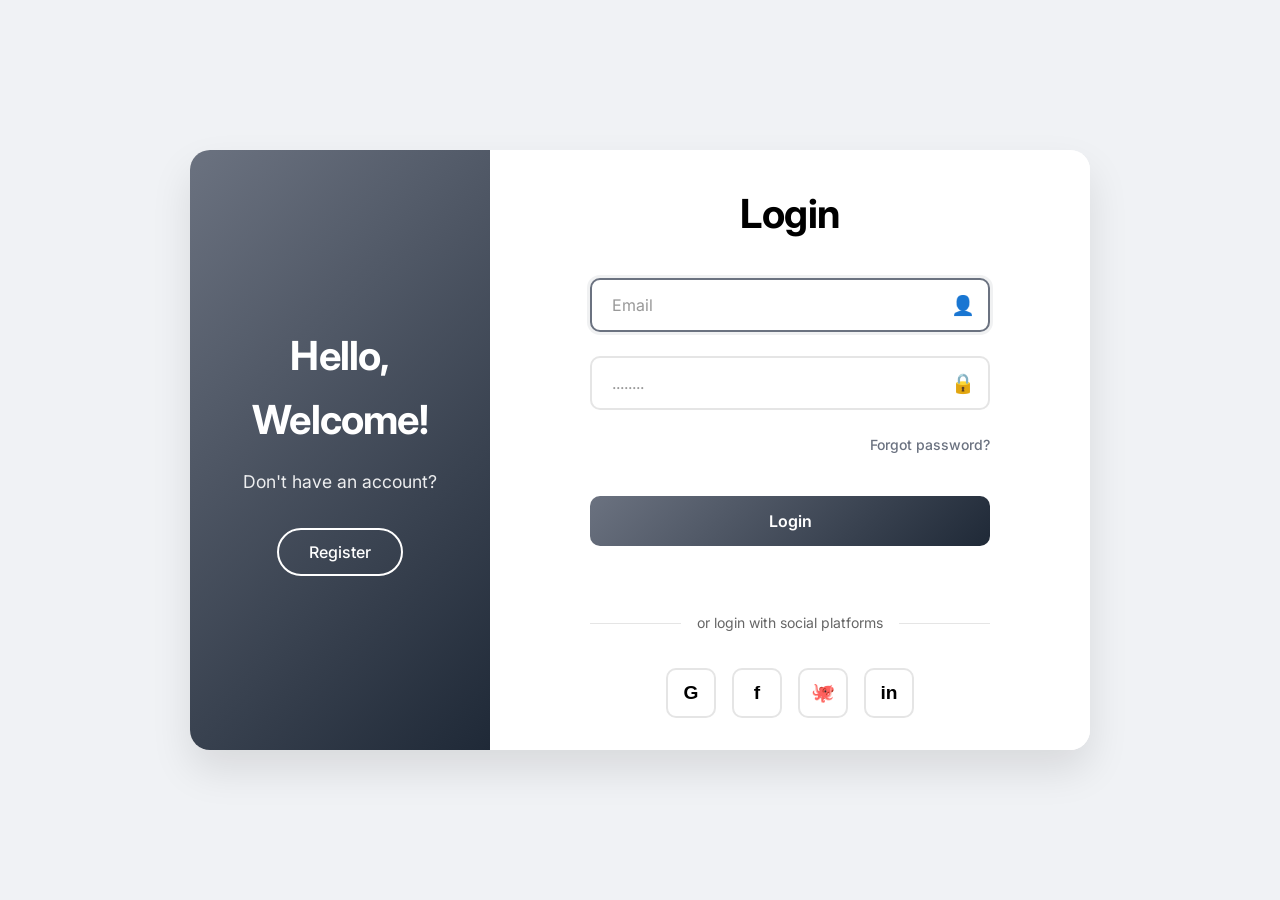
<file: crm-2-main/ms-dashboard-main/App/Index.html>
<!DOCTYPE html>
<html lang="en">
<head>
  <meta charset="UTF-8">
  <meta name="viewport" content="width=device-width, initial-scale=1.0">
  <title>Teams CRM</title>
  
  <link href="https://fonts.googleapis.com/css2?family=Poppins:wght@100;200;300;400;500;600;700;800;900&display=swap" rel="stylesheet">
  <link href="https://fonts.googleapis.com/css2?family=Inter:wght@300;400;500;600;700&display=swap" rel="stylesheet">
 
  <link href="https://cdn.jsdelivr.net/npm/bootstrap@5.3.2/dist/css/bootstrap.min.css" rel="stylesheet">
  
  <link href="https://cdn.jsdelivr.net/npm/bootstrap-icons@1.11.3/font/bootstrap-icons.min.css" rel="stylesheet">
 
  <link rel="stylesheet" href="style.css">
</head>
<body class="light-theme">

  <div class="toast-container position-fixed top-0 end-0 p-3"></div>

  <nav class="navbar navbar-expand-lg bg-dark navbar-dark border-bottom shadow-sm">
    <div class="container-fluid">
      <a class="navbar-brand fw-bolder text-primary" href="#">CRM</a>
      <div class="d-flex w-50 mx-auto">
        <input class="form-control me-2" id="searchInput" type="search" placeholder="Search sections" aria-label="Search">
      </div>
      <div class="d-flex align-items-center">
       
        <button id="theme-toggle" class="btn btn-outline-light btn-sm me-3">
          <i class="bi bi-moon-stars-fill"></i>
        </button>
        
        <div class="dropdown">
          <a href="#" class="d-flex align-items-center text-white text-decoration-none dropdown-toggle" data-bs-toggle="dropdown" aria-expanded="false">
            <i class="bi bi-person-circle fs-4 me-2"></i>
            <span id="userName" class="fw-bold">User</span>
          </a>
          <ul class="dropdown-menu dropdown-menu-end shadow">
            <li><a class="dropdown-item" href="#"><i class="bi bi-person me-2"></i>Profile</a></li>
            <li><a class="dropdown-item" href="#"><i class="bi bi-sliders me-2"></i>Preferences</a></li>
            <li><hr class="dropdown-divider"></li>
            <li><button id="logoutBtn" class="dropdown-item text-danger"><i class="bi bi-box-arrow-right me-2"></i>Logout</button></li>
          </ul>
        </div>
      </div>
    </div>
  </nav>

  <div id="app-container" class="d-flex" stylemaile="height: calc(100vh - 56px);">
  
    <aside id="miniSidebar" class="bg-white text-white p-2 d-flex flex-column align-items-center" style="width: 60px;">
   
    </aside>

    <aside id="subSidebar" class="bg-light border-end p-3" style="width: 250px; min-width: 150px; max-width: 500px;">
      <h6 class="fw-bold mb-3 p-2 text-dark">Select a Module</h6>
      <ul id="subList" class="list-group list-group-flush"></ul>
    </aside>

    <div id="dragHandle" class="drag-handle"></div>

    <main id="mainContent" class="flex-grow-1 bg-white">
      <div class="d-flex justify-content-between align-items-center border-bottom p-3 bg-light">
        <button id="expandBtn" class="btn btn-outline-primary btn-sm">
          <i class="bi bi-arrows-fullscreen"></i>
        </button>
        <h5 id="mainContentHeader" class="mb-0 fw-semibold text-dark">CRM Dashboard</h5>
      </div>
      <div id="dataDisplay" class="p-4">

        <div id="generalChatContainer" class="chat-container">
          <div class="chat-messages" id="chat-messages"></div>
          <form class="chat-input-form" id="chat-form">
            <input type="text" id="chat-input" class="form-control" placeholder="Type a message..." autocomplete="off">
            <button type="submit" class="btn btn-primary ms-2"><i class="bi bi-send-fill"></i></button>
          </form>
        </div>

        <div id="privateChatContainer" class="private-chat-container" style="display: none;">
          <!-- Modern Chat Interface 2025 -->
          <div class="chat-container">
            <!-- Left Sidebar -->
            <div class="sidebar">
              <div class="sidebar-header">
                <div class="app-logo">
                  <div class="logo-icon">
                    <svg width="24" height="24" viewBox="0 0 24 24" fill="none" stroke="currentColor" stroke-width="2">
                      <path d="M21 15a2 2 0 0 1-2 2H7l-4 4V5a2 2 0 0 1 2-2h14a2 2 0 0 1 2 2z"></path>
                    </svg>
                  </div>
                  <span class="app-name">ChatFlow 2025</span>
                </div>
                <div class="search-container">
                  <input type="text" class="search-input" placeholder="Search chats..." id="chatSearchInput">
                  <svg class="search-icon" width="20" height="20" viewBox="0 0 24 24" fill="none" stroke="currentColor" stroke-width="2">
                    <circle cx="11" cy="11" r="8"></circle>
                    <path d="m21 21-4.35-4.35"></path>
                  </svg>
                </div>
              </div>
              <div class="chats-list" id="modernChatsList">
                <!-- Chat items will be populated here -->
              </div>
            </div>

            <!-- Main Chat Window -->
            <div class="chat-main">
              <div class="chat-header" id="modernChatHeader">
                <div class="contact-avatar">
                  <div class="avatar-placeholder">
                    <svg width="24" height="24" viewBox="0 0 24 24" fill="none" stroke="currentColor" stroke-width="2">
                      <path d="M20 21v-2a4 4 0 0 0-4-4H8a4 4 0 0 0-4 4v2"></path>
                      <circle cx="12" cy="7" r="4"></circle>
                    </svg>
                  </div>
                </div>
                <div class="contact-info">
                  <div class="contact-name" id="modernContactName">Select a chat</div>
                  <div class="contact-status" id="modernContactStatus">
                    <span class="status-dot"></span>
                    <span>Choose a user to start chatting</span>
                  </div>
                </div>
                <div class="header-actions">
                  <button class="action-btn" id="themeToggleBtn">
                    <svg width="20" height="20" viewBox="0 0 24 24" fill="none" stroke="currentColor" stroke-width="2">
                      <circle cx="12" cy="12" r="5"></circle>
                      <line x1="12" y1="1" x2="12" y2="3"></line>
                      <line x1="12" y1="21" x2="12" y2="23"></line>
                      <line x1="4.22" y1="4.22" x2="5.64" y2="5.64"></line>
                      <line x1="18.36" y1="18.36" x2="19.78" y2="19.78"></line>
                      <line x1="1" y1="12" x2="3" y2="12"></line>
                      <line x1="21" y1="12" x2="23" y2="12"></line>
                      <line x1="4.22" y1="19.78" x2="5.64" y2="18.36"></line>
                      <line x1="18.36" y1="5.64" x2="19.78" y2="4.22"></line>
                    </svg>
                  </button>
                </div>
              </div>
              
              <div class="messages-container" id="modernMessagesContainer">
                <div class="welcome-message">
                  <div class="welcome-icon">
                    <svg width="48" height="48" viewBox="0 0 24 24" fill="none" stroke="currentColor" stroke-width="2">
                      <path d="M21 15a2 2 0 0 1-2 2H7l-4 4V5a2 2 0 0 1 2-2h14a2 2 0 0 1 2 2z"></path>
                    </svg>
                  </div>
                  <h3>Welcome to ChatFlow 2025</h3>
                  <p>Select a user from the sidebar to start chatting</p>
                </div>
              </div>
              
              <div class="input-area">
                <div class="input-container">
                  <textarea class="message-input" id="modernMessageInput" placeholder="Type a message..." rows="1"></textarea>
                  <div class="input-actions">
                    <button class="input-btn" id="emojiBtn">
                      <svg width="20" height="20" viewBox="0 0 24 24" fill="none" stroke="currentColor" stroke-width="2">
                        <circle cx="12" cy="12" r="10"></circle>
                        <path d="M8 14s1.5 2 4 2 4-2 4-2"></path>
                        <line x1="9" y1="9" x2="9.01" y2="9"></line>
                        <line x1="15" y1="9" x2="15.01" y2="9"></line>
                      </svg>
                    </button>
                    <button class="input-btn" id="attachmentBtn">
                      <svg width="20" height="20" viewBox="0 0 24 24" fill="none" stroke="currentColor" stroke-width="2">
                        <path d="M21.44 11.05l-9.19 9.19a6 6 0 0 1-8.49-8.49l9.19-9.19a4 4 0 0 1 5.66 5.66l-9.2 9.19a2 2 0 0 1-2.83-2.83l8.49-8.48"></path>
                      </svg>
                    </button>
                    <button class="send-btn" id="modernSendBtn">
                      <svg width="20" height="20" viewBox="0 0 24 24" fill="none" stroke="currentColor" stroke-width="2">
                        <line x1="22" y1="2" x2="11" y2="13"></line>
                        <polygon points="22,2 15,22 11,13 2,9"></polygon>
                      </svg>
                    </button>
                  </div>
                </div>
              </div>
            </div>

            <!-- Right Sidebar -->
            <div class="sidebar-right">
              <div class="sidebar-right-header">
                <h3 class="sidebar-right-title">Contact Info</h3>
              </div>
              <div class="contact-details" id="modernContactDetails">
                <div class="detail-item">
                  <div class="detail-icon">
                    <svg width="16" height="16" viewBox="0 0 24 24" fill="none" stroke="currentColor" stroke-width="2">
                      <path d="M4 4h16c1.1 0 2 .9 2 2v12c0 1.1-.9 2-2 2H4c-1.1 0-2-.9-2-2V6c0-1.1.9-2 2-2z"></path>
                      <polyline points="22,6 12,13 2,6"></polyline>
                    </svg>
                  </div>
                  <span class="detail-text">Select a contact to view details</span>
                </div>
              </div>
            </div>
          </div>
          
          <!-- Back button for compatibility -->
          <button class="btn btn-link mt-2" id="back-to-users">&larr; Back to Users</button>
        </div>

        <div id="activitySection">
          <h5 class="fw-semibold text-dark">Activity Log</h5>
          <form id="addActivityForm" class="mb-3 d-flex">
            <input type="text" id="activityInput" class="form-control me-2" placeholder="Add an activity..." required>
            <button type="submit" class="btn btn-primary">Add</button>
          </form>
          <ul id="activityList" class="list-group"></ul>
        </div>
      </div>
    </main>
  </div>

  <div class="modal fade" id="userManagementModal" tabindex="-1" aria-labelledby="userManagementModalLabel" aria-hidden="true">
    <div class="modal-dialog modal-lg modal-dialog-centered">
      <div class="modal-content">
        <div class="modal-header">
          <h5 class="modal-title" id="userManagementModalLabel">User Management</h5>
          <button type="button" class="btn-close" data-bs-dismiss="modal" aria-label="Close"></button>
        </div>
        <div class="modal-body" id="userManagementModalBody"></div>
        <div class="modal-footer">
          <button type="button" class="btn btn-secondary" data-bs-dismiss="modal">Close</button>
        </div>
      </div>
    </div>
  </div>

  <script src="https://cdn.jsdelivr.net/npm/bootstrap@5.3.2/dist/js/bootstrap.bundle.min.js"></script>

  <script src="script.js"></script>
</body>
</html>
</file>
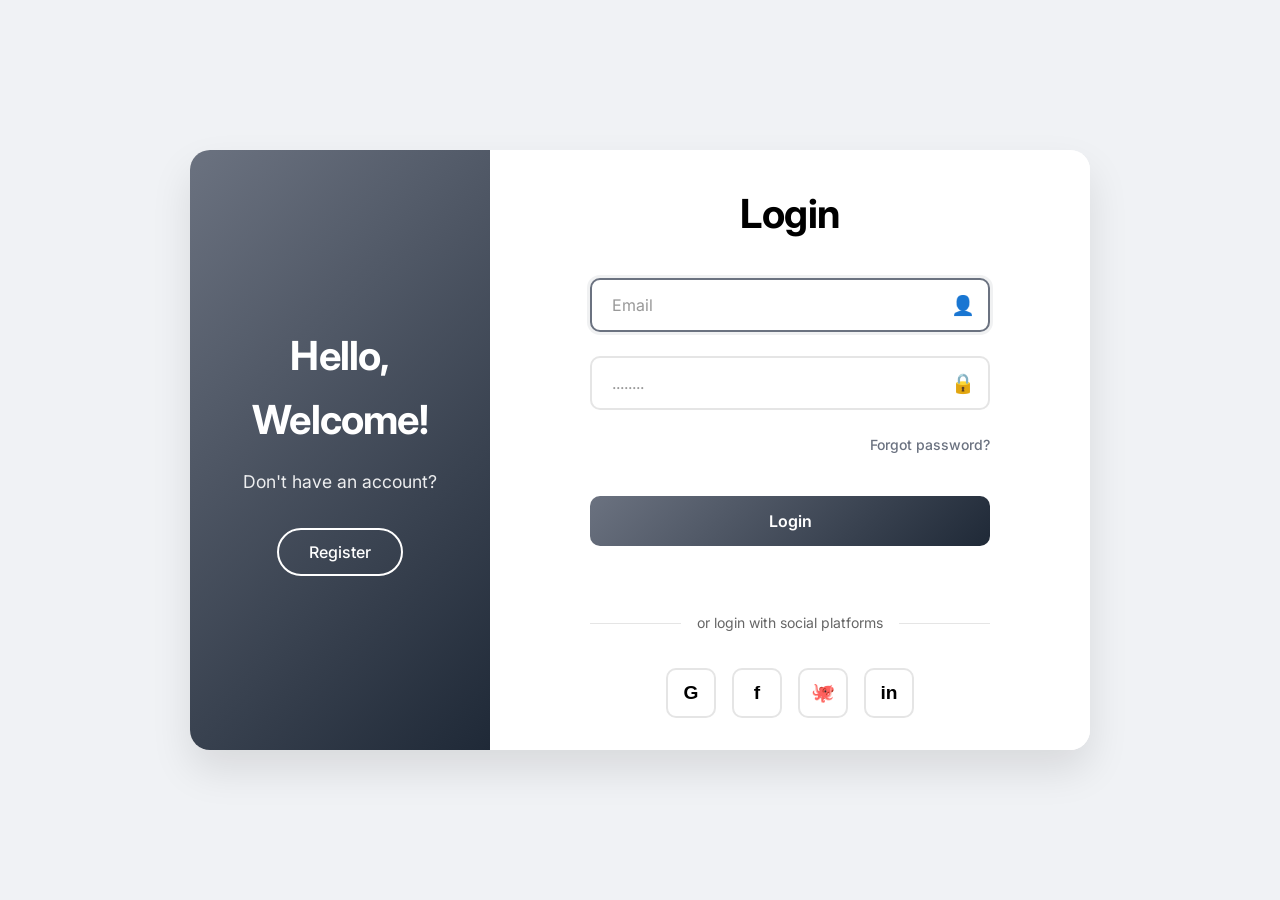
<file: crm-2-main/ms-dashboard-main/App/login.html>
<!DOCTYPE html>
<html lang="en">
<head>
    <meta charset="UTF-8">
    <meta name="viewport" content="width=device-width, initial-scale=1.0">
    <title>CRM - Login / Sign Up</title>
    <link href="https://fonts.googleapis.com/css2?family=Inter:wght@300;400;500;600;700&display=swap" rel="stylesheet">
    <link rel="stylesheet" href="login.css">
</head>
<body>
    <div class="container">
        <!-- Welcome Panel (Blue) -->
        <div class="welcome-panel" id="welcomePanel">
            <div class="welcome-content">
                <div class="welcome-text">
                    <h1>Hello, Welcome!</h1>
                    <p id="welcomeMessage">Don't have an account?</p>
                </div>
                <button class="switch-btn" id="switchBtn">Register</button>
            </div>
        </div>

        <!-- Form Panel (White) -->
        <div class="form-panel" id="formPanel">
            <div class="form-container">
                <!-- Login Form -->
                <div class="form-section" id="loginForm">
                    <div class="form-header">
                        <h2>Login</h2>
                    </div>
                    
                    <form id="loginFormElement" class="auth-form">
                        <div class="form-group">
                            <div class="input-wrapper">
                                <input type="text" id="loginUsername" name="username" placeholder="Email" required>
                                <span class="input-icon">👤</span>
                            </div>
                        </div>
                        
                        <div class="form-group">
                            <div class="input-wrapper">
                                <input type="password" id="loginPassword" name="password" placeholder="........" required>
                                <span class="input-icon">🔒</span>
                            </div>
                        </div>
                        
                        <div class="form-options">
                            <a href="#" class="forgot-link">Forgot password?</a>
                        </div>
                        
                        <button type="submit" class="submit-btn">
                            <span>Login</span>
                        </button>
                    </form>
                    
                    <div class="social-login">
                        <div class="separator">
                            <span>or login with social platforms</span>
                        </div>
                        <div class="social-buttons">
                            <button class="social-btn" type="button">G</button>
                            <button class="social-btn" type="button">f</button>
                            <button class="social-btn" type="button">🐙</button>
                            <button class="social-btn" type="button">in</button>
                        </div>
                    </div>
                </div>

                <!-- Signup Form -->
                <div class="form-section hidden" id="signupForm">
                    <div class="form-header">
                        <h2>Register</h2>
                    </div>
                    
                    <form id="signupFormElement" class="auth-form">
                        <div class="form-group">
                            <div class="input-wrapper">
                                <input type="text" id="signupName" name="username" placeholder="Full Name" required>
                                <span class="input-icon">👤</span>
                            </div>
                        </div>
                        
                        <div class="form-group">
                            <div class="input-wrapper">
                                <input type="email" id="signupEmail" name="email" placeholder="Email" required>
                                <span class="input-icon">📧</span>
                            </div>
                        </div>
                        
                        <div class="form-group">
                            <div class="input-wrapper">
                                <input type="password" id="signupPassword" name="password" placeholder="Password" required>
                                <span class="input-icon">🔒</span>
                            </div>
                        </div>
                        
                        <div class="form-group">
                            <div class="input-wrapper">
                                <input type="password" id="signupConfirmPassword" name="confirmPassword" placeholder="Confirm Password" required>
                                <span class="input-icon">🔒</span>
                            </div>
                        </div>
                        
                        <button type="submit" class="submit-btn">
                            <span>Register</span>
                        </button>
                    </form>
                    
                    <div class="social-login">
                        <div class="separator">
                            <span>or register with social platforms</span>
                        </div>
                        <div class="social-buttons">
                            <button class="social-btn" type="button">G</button>
                            <button class="social-btn" type="button">f</button>
                            <button class="social-btn" type="button">🐙</button>
                            <button class="social-btn" type="button">in</button>
                        </div>
                    </div>
                </div>
            </div>
        </div>
    </div>

    <script src="login.js"></script>
</body>
</html>
</file>
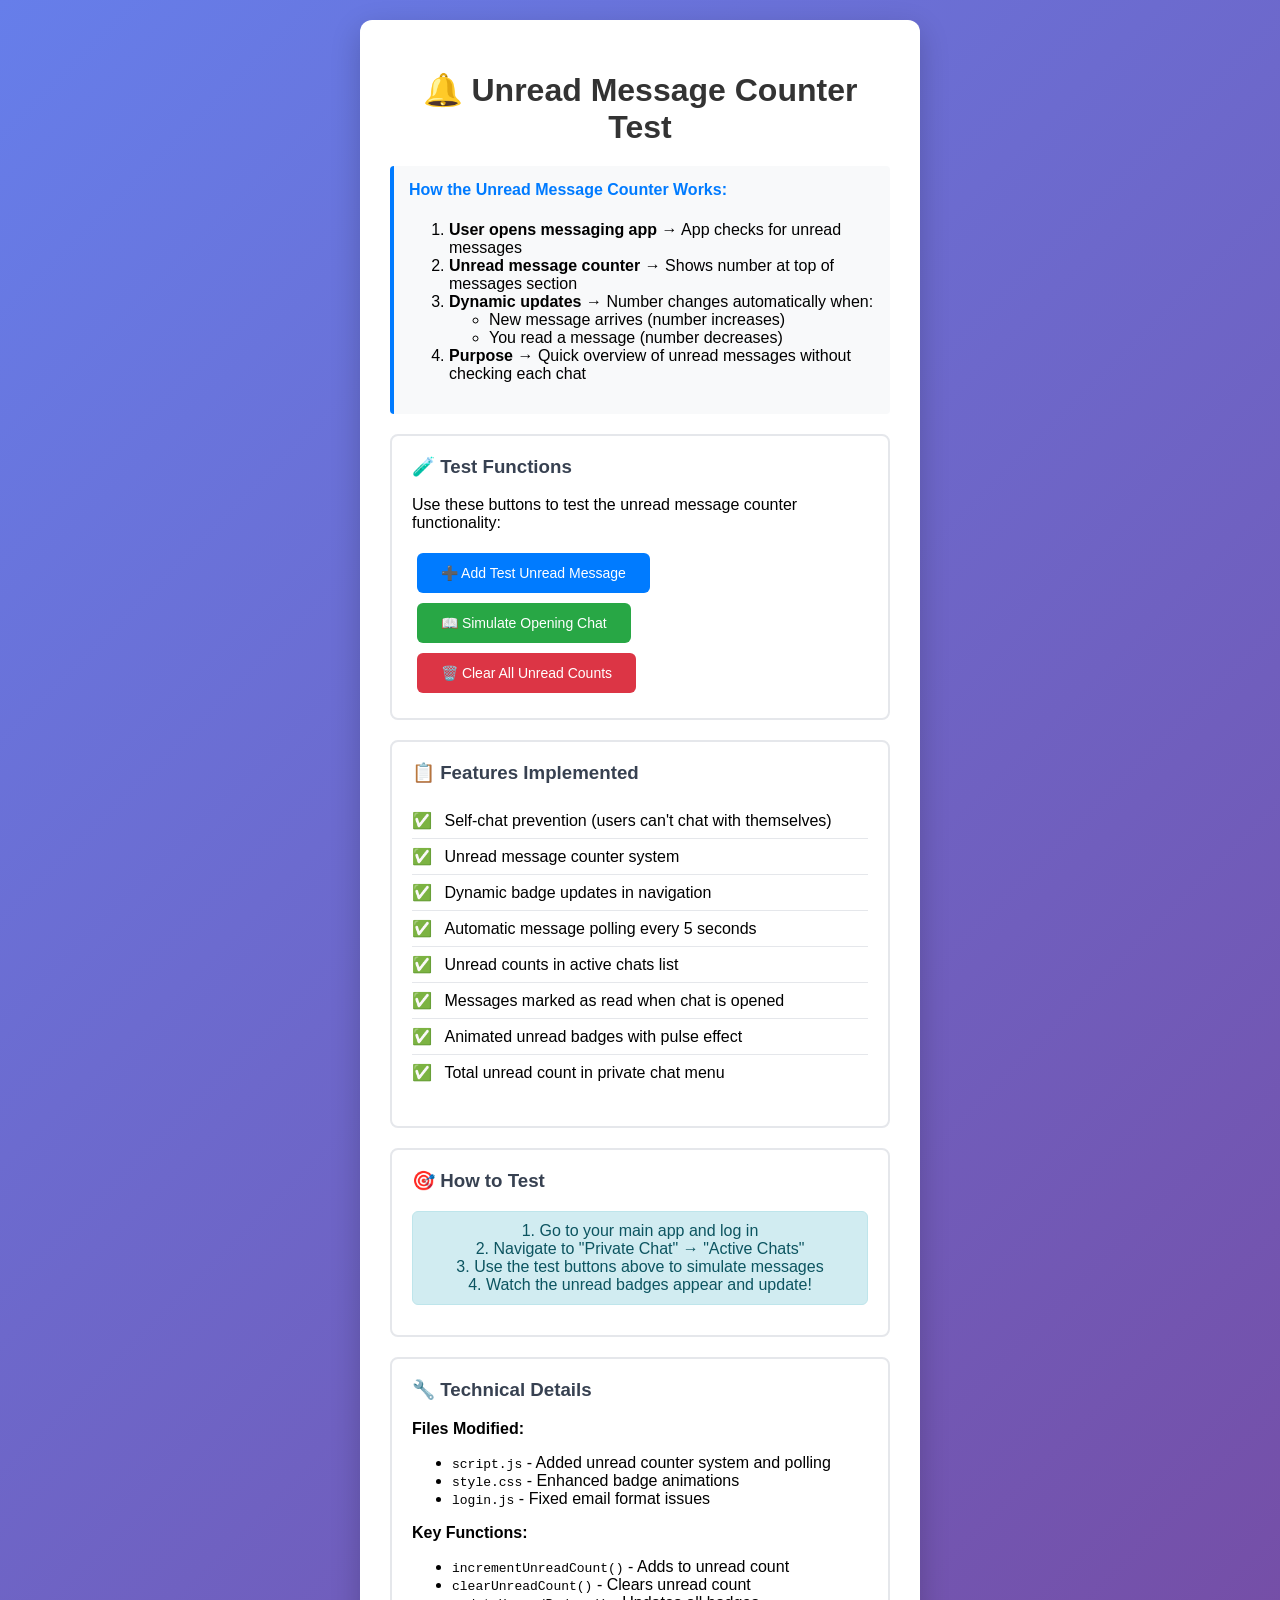
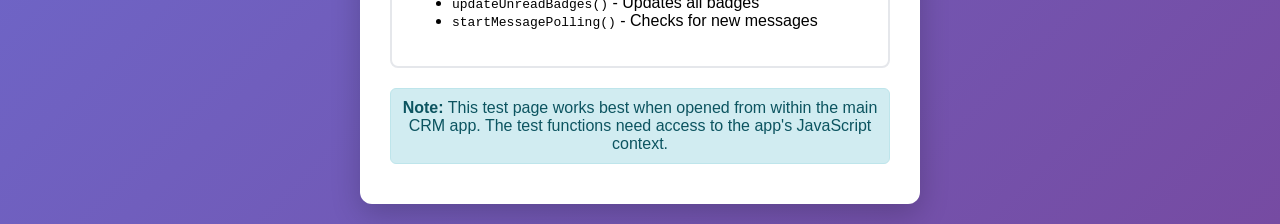
<file: crm-2-main/ms-dashboard-main/App/test-unread.html>
<!DOCTYPE html>
<html lang="en">
<head>
    <meta charset="UTF-8">
    <meta name="viewport" content="width=device-width, initial-scale=1.0">
    <title>Unread Message Counter Test</title>
    <style>
        body {
            font-family: 'Inter', sans-serif;
            background: linear-gradient(135deg, #667eea 0%, #764ba2 100%);
            margin: 0;
            padding: 20px;
            min-height: 100vh;
            display: flex;
            align-items: center;
            justify-content: center;
        }
        
        .test-container {
            background: white;
            border-radius: 12px;
            padding: 30px;
            box-shadow: 0 10px 30px rgba(0, 0, 0, 0.2);
            max-width: 500px;
            width: 100%;
        }
        
        h1 {
            color: #333;
            text-align: center;
            margin-bottom: 20px;
        }
        
        .test-section {
            margin: 20px 0;
            padding: 20px;
            border: 2px solid #e5e7eb;
            border-radius: 8px;
        }
        
        .test-section h3 {
            color: #374151;
            margin-top: 0;
        }
        
        .test-button {
            background: #007bff;
            color: white;
            border: none;
            padding: 12px 24px;
            border-radius: 6px;
            cursor: pointer;
            font-size: 14px;
            font-weight: 500;
            transition: background 0.2s;
            margin: 5px;
        }
        
        .test-button:hover {
            background: #0056b3;
        }
        
        .test-button.danger {
            background: #dc3545;
        }
        
        .test-button.danger:hover {
            background: #c82333;
        }
        
        .test-button.success {
            background: #28a745;
        }
        
        .test-button.success:hover {
            background: #218838;
        }
        
        .info-box {
            background: #f8f9fa;
            border-left: 4px solid #007bff;
            padding: 15px;
            margin: 15px 0;
            border-radius: 4px;
        }
        
        .info-box h4 {
            margin-top: 0;
            color: #007bff;
        }
        
        .feature-list {
            list-style: none;
            padding: 0;
        }
        
        .feature-list li {
            padding: 8px 0;
            border-bottom: 1px solid #e5e7eb;
        }
        
        .feature-list li:last-child {
            border-bottom: none;
        }
        
        .feature-list li::before {
            content: "✅ ";
            margin-right: 8px;
        }
        
        .status {
            text-align: center;
            padding: 10px;
            border-radius: 6px;
            margin: 10px 0;
            font-weight: 500;
        }
        
        .status.success {
            background: #d4edda;
            color: #155724;
            border: 1px solid #c3e6cb;
        }
        
        .status.info {
            background: #d1ecf1;
            color: #0c5460;
            border: 1px solid #bee5eb;
        }
    </style>
</head>
<body>
    <div class="test-container">
        <h1>🔔 Unread Message Counter Test</h1>
        
        <div class="info-box">
            <h4>How the Unread Message Counter Works:</h4>
            <ol>
                <li><strong>User opens messaging app</strong> → App checks for unread messages</li>
                <li><strong>Unread message counter</strong> → Shows number at top of messages section</li>
                <li><strong>Dynamic updates</strong> → Number changes automatically when:
                    <ul>
                        <li>New message arrives (number increases)</li>
                        <li>You read a message (number decreases)</li>
                    </ul>
                </li>
                <li><strong>Purpose</strong> → Quick overview of unread messages without checking each chat</li>
            </ol>
        </div>
        
        <div class="test-section">
            <h3>🧪 Test Functions</h3>
            <p>Use these buttons to test the unread message counter functionality:</p>
            
            <button class="test-button" onclick="testAddUnread()">
                ➕ Add Test Unread Message
            </button>
            
            <button class="test-button success" onclick="testOpenChat()">
                📖 Simulate Opening Chat
            </button>
            
            <button class="test-button danger" onclick="testClearAll()">
                🗑️ Clear All Unread Counts
            </button>
        </div>
        
        <div class="test-section">
            <h3>📋 Features Implemented</h3>
            <ul class="feature-list">
                <li>Self-chat prevention (users can't chat with themselves)</li>
                <li>Unread message counter system</li>
                <li>Dynamic badge updates in navigation</li>
                <li>Automatic message polling every 5 seconds</li>
                <li>Unread counts in active chats list</li>
                <li>Messages marked as read when chat is opened</li>
                <li>Animated unread badges with pulse effect</li>
                <li>Total unread count in private chat menu</li>
            </ul>
        </div>
        
        <div class="test-section">
            <h3>🎯 How to Test</h3>
            <div class="status info">
                1. Go to your main app and log in<br>
                2. Navigate to "Private Chat" → "Active Chats"<br>
                3. Use the test buttons above to simulate messages<br>
                4. Watch the unread badges appear and update!
            </div>
        </div>
        
        <div class="test-section">
            <h3>🔧 Technical Details</h3>
            <p><strong>Files Modified:</strong></p>
            <ul>
                <li><code>script.js</code> - Added unread counter system and polling</li>
                <li><code>style.css</code> - Enhanced badge animations</li>
                <li><code>login.js</code> - Fixed email format issues</li>
            </ul>
            
            <p><strong>Key Functions:</strong></p>
            <ul>
                <li><code>incrementUnreadCount()</code> - Adds to unread count</li>
                <li><code>clearUnreadCount()</code> - Clears unread count</li>
                <li><code>updateUnreadBadges()</code> - Updates all badges</li>
                <li><code>startMessagePolling()</code> - Checks for new messages</li>
            </ul>
        </div>
    </div>

    <script>
        function testAddUnread() {
            if (typeof testUnreadMessages === 'function') {
                testUnreadMessages();
            } else {
                alert('Please open this test in the main app context to use test functions!');
            }
        }
        
        function testOpenChat() {
            alert('This would simulate opening a chat and clearing unread counts.\n\nIn the real app, this happens automatically when you click on a chat.');
        }
        
        function testClearAll() {
            if (typeof unreadCounts !== 'undefined') {
                unreadCounts = {};
                if (typeof updateUnreadBadges === 'function') {
                    updateUnreadBadges();
                }
                alert('All unread counts cleared!');
            } else {
                alert('Please open this test in the main app context to use test functions!');
            }
        }
        
        // Check if we're in the main app context
        if (typeof loggedInUser === 'undefined') {
            document.querySelector('.test-container').innerHTML += `
                <div class="status info">
                    <strong>Note:</strong> This test page works best when opened from within the main CRM app.
                    The test functions need access to the app's JavaScript context.
                </div>
            `;
        }
    </script>
</body>
</html>
</file>
<file: crm-2-main/ms-dashboard-main/App/style.css>
body, html {
  margin: 0;
  padding: 0;
  height: 100%;
  font-family: 'Poppins', sans-serif;
  background-color: #f8f9fa;
  overflow: hidden;
}

#app-container {
  display: flex;
  min-height: 100vh;
}

#miniSidebar {
  width: 70px;
  background: linear-gradient(135deg, #9a9a9a, #454545, #494550);
  padding: 0;
  margin-top: 0 !important;
  padding-top: 0 !important;
  display: flex;
  flex-direction: column;
  align-items: center;
  border-right: 1px solid #dee2e6;
  overflow-y: auto;
  max-height: 100vh;
}

#miniSidebar .icon-wrapper {
  padding: 15px 0;
  font-size: 22px;
  cursor: pointer;
  width: 100%;
  text-align: center;
  transition: all 0.3s cubic-bezier(0.4, 0, 0.2, 1);
  border-left: 3px solid transparent;
  position: relative;
  z-index: 1;
}

#miniSidebar .icon-wrapper::before {
  content: '';
  position: absolute;
  top: 0;
  left: 0;
  right: 0;
  bottom: 0;
  background: linear-gradient(135deg, rgba(255,255,255,0.1), rgba(255,255,255,0.05));
  opacity: 0;
  transition: opacity 0.3s cubic-bezier(0.4, 0, 0.2, 1);
  border-radius: 8px;
  margin: 4px;
}

#miniSidebar .icon-wrapper:hover::before {
  opacity: 1;
}

#miniSidebar .icon-wrapper:hover {
  background-color: #343a40;
  box-shadow: 0 4px 12px rgba(0, 0, 0, 0.15);
}

#miniSidebar .icon-wrapper.active {
  background-color: #000;
  color: white;
}

#subSidebar {
  width: 250px;
  background-color: #f8f9fa;
  padding: 15px;
  border-right: 1px solid #dee2e6;
  overflow-y: auto;
  transition: width 0.2s ease-in-out;
}
#subSidebar.hide,
.drag-handle.hide {
  display: none;
}
#subSidebar h6 {
  margin-bottom: 15px;
  font-weight: bold;
}
#subList .list-group-item {
  border: none;
  padding: 12px 15px;
  border-radius: 6px;
  margin-bottom: 2px;
  background: transparent;
  transition: background-color 0.2s ease, color 0.2s ease;
}
#subList .list-group-item.active, 
#subList .list-group-item:hover {
  background-color: #e0e0e0;
  color: #000;
  font-weight: 500;
}

#mainContent {
  flex-grow: 1;
  padding: 20px;
  background-color: #fff;
  display: flex;
  flex-direction: column;
}

#dataDisplay {
  flex-grow: 1;
  overflow-y: auto;
  display: flex;
  flex-direction: column;
  background: #fff;
  border-radius: 8px;
  padding: 20px;
  box-shadow: 0 2px 4px rgba(0, 0, 0, 0.1);
}

.drag-handle {
  width: 5px;
  background-color: #e9ecef;
  cursor: col-resize;
  height: 100%;
  transition: background 0.2s ease;
}
.drag-handle:hover {
  background-color: #0d6efd;
}

.navbar {
  background: linear-gradient(135deg, #9a9a9a, #454545, #000);
  background-color: #271e3b !important;
  border-bottom: 1px solid #e5e5e5;
  box-shadow: 0 2px 6px rgba(9, 255, 0, 0.08);
  padding: 0.75rem 1.5rem;
  text-shadow: rgb(216, 2, 2);
  border-bottom: none !important;
  margin-bottom: 0 !important;
  z-index: 1;
}

.navbar #userName {
  color: #f8f9fa !important;
}

.navbar .dropdown-toggle {
  color: #f8f9fa; 
  font-weight: 500;
  display: flex;
  align-items: center;
}

.navbar .dropdown-toggle .bi-person-circle {
  font-size: 1.5rem;
  margin-right: 0.5rem;
  color: #ffffff;
}

/* Modern Scroll Indicators - 2025 Style */
#miniSidebar::-webkit-scrollbar,
#subSidebar::-webkit-scrollbar,
#dataDisplay::-webkit-scrollbar,
.chat-messages::-webkit-scrollbar,
#private-chat-messages::-webkit-scrollbar {
  width: 0;
  background: transparent;
}

/* Modern momentum scrolling */
#miniSidebar,
#subSidebar,
#dataDisplay,
.chat-messages,
#private-chat-messages {
  -webkit-overflow-scrolling: touch;
  scroll-behavior: smooth;
  overscroll-behavior: contain;
}

/* Custom scroll indicator for miniSidebar */
#miniSidebar {
  position: relative;
  scrollbar-width: none;
  -ms-overflow-style: none;
}

#miniSidebar::after {
  content: '';
  position: absolute;
  top: 0;
  right: 2px;
  width: 3px;
  height: 0;
  background: linear-gradient(180deg, rgba(255,255,255,0.3) 0%, rgba(255,255,255,0.1) 100%);
  border-radius: 2px;
  opacity: 0;
  transition: opacity 0.3s ease, height 0.3s ease;
  pointer-events: none;
  backdrop-filter: blur(10px);
  box-shadow: 0 0 10px rgba(255,255,255,0.2);
}

#miniSidebar:hover::after {
  opacity: 1;
}

#miniSidebar.scrolling::after {
  height: 60px;
  opacity: 1;
  animation: scrollPulse 2s ease-in-out infinite;
}

@keyframes scrollPulse {
  0%, 100% { opacity: 0.7; }
  50% { opacity: 1; }
}

/* Modern scroll indicators for other elements */
#subSidebar,
#dataDisplay,
.chat-messages,
#private-chat-messages {
  scrollbar-width: none;
  -ms-overflow-style: none;
  position: relative;
}

#subSidebar::after,
#dataDisplay::after,
.chat-messages::after,
#private-chat-messages::after {
  content: '';
  position: absolute;
  top: 0;
  right: 4px;
  width: 4px;
  height: 0;
  background: linear-gradient(180deg, rgba(107, 114, 128, 0.4) 0%, rgba(107, 114, 128, 0.1) 100%);
  border-radius: 2px;
  opacity: 0;
  transition: all 0.4s cubic-bezier(0.4, 0, 0.2, 1);
  pointer-events: none;
  backdrop-filter: blur(8px);
  box-shadow: 0 0 8px rgba(107, 114, 128, 0.3);
}

#subSidebar:hover::after,
#dataDisplay:hover::after,
.chat-messages:hover::after,
#private-chat-messages:hover::after {
  opacity: 1;
}

#subSidebar.scrolling::after,
#dataDisplay.scrolling::after,
.chat-messages.scrolling::after,
#private-chat-messages.scrolling::after {
  height: 80px;
  opacity: 1;
  animation: scrollPulse 2s ease-in-out infinite;
}

/* Modern Messaging UI Styles */
.chat-container, .private-chat-container {
  display: flex;
  flex-direction: column;
  height: calc(100vh - 200px);
  width: 100%;
  max-width: 1200px;
  margin: 0 auto;
  min-height: 400px;
  background: #fff;
  border-radius: 0;
  box-shadow: none;
  overflow: hidden;
  font-family: 'Inter', -apple-system, BlinkMacSystemFont, sans-serif;
}

/* Chat Header */
.chat-header {
  display: flex;
  align-items: center;
  padding: 16px 24px;
  background: #fff;
  border-bottom: 1px solid #e5e7eb;
  height: 72px;
  box-sizing: border-box;
}

.chat-header .user-info {
  display: flex;
  align-items: center;
  flex: 1;
}

.chat-header .user-avatar {
  width: 40px;
  height: 40px;
  border-radius: 50%;
  background: linear-gradient(135deg, #667eea 0%, #764ba2 100%);
  display: flex;
  align-items: center;
  justify-content: center;
  color: white;
  font-weight: 600;
  font-size: 16px;
  margin-right: 12px;
}

.chat-header .user-details h6 {
  margin: 0;
  font-size: 16px;
  font-weight: 600;
  color: #111827;
}

.chat-header .user-status {
  font-size: 13px;
  color: #10b981;
  font-weight: 500;
}

.chat-header .header-actions {
  display: flex;
  gap: 8px;
}

.chat-header .action-btn {
  width: 40px;
  height: 40px;
  border-radius: 50%;
  border: none;
  background: #f3f4f6;
  color: #6b7280;
  display: flex;
  align-items: center;
  justify-content: center;
  cursor: pointer;
  transition: all 0.2s ease;
}

.chat-header .action-btn:hover {
  background: #e5e7eb;
  color: #374151;
}

/* Chat Messages Area */
.chat-messages, .private-chat-messages {
  flex: 1;
  overflow-y: auto;
  padding: 0;
  background-color: #f9fafb;
  display: flex;
  flex-direction: column;
  position: relative;
}

.chat-messages::-webkit-scrollbar,
.private-chat-messages::-webkit-scrollbar {
  width: 6px;
}

.chat-messages::-webkit-scrollbar-track,
.private-chat-messages::-webkit-scrollbar-track {
  background: transparent;
}

.chat-messages::-webkit-scrollbar-thumb,
.private-chat-messages::-webkit-scrollbar-thumb {
  background: #d1d5db;
  border-radius: 3px;
}

.chat-messages::-webkit-scrollbar-thumb:hover,
.private-chat-messages::-webkit-scrollbar-thumb:hover {
  background: #9ca3af;
}

/* Date Separator */
.date-separator {
  text-align: center;
  margin: 24px 0;
  position: relative;
}

.date-separator::before {
  content: '';
  position: absolute;
  top: 50%;
  left: 0;
  right: 0;
  height: 1px;
  background: #e5e7eb;
  z-index: 1;
}

.date-separator span {
  background: #f9fafb;
  padding: 8px 16px;
  border-radius: 16px;
  font-size: 12px;
  color: #6b7280;
  font-weight: 500;
  position: relative;
  z-index: 2;
}

/* Message Container */
.message-container {
  display: flex;
  margin: 8px 0;
  padding: 0 24px;
  align-items: flex-end;
}

.message-container.sent {
  justify-content: flex-end;
}

.message-container.received {
  justify-content: flex-start;
}

/* User Avatar in Messages */
.message-avatar {
  width: 32px;
  height: 32px;
  border-radius: 50%;
  margin-right: 8px;
  flex-shrink: 0;
  display: flex;
  align-items: center;
  justify-content: center;
  color: white;
  font-weight: 600;
  font-size: 14px;
}

.message-container.sent .message-avatar {
  order: 2;
  margin-right: 0;
  margin-left: 8px;
}

/* Message Bubble */
.message {
  max-width: 60%;
  padding: 12px 16px;
  border-radius: 18px;
  position: relative;
  word-wrap: break-word;
  font-size: 14px;
  line-height: 1.4;
  box-shadow: 0 1px 2px rgba(0, 0, 0, 0.05);
}

.message.sent {
  background-color: #3b82f6;
  color: white;
  border-bottom-right-radius: 6px;
  margin-left: auto;
}

.message.received {
  background-color: white;
  color: #111827;
  border-bottom-left-radius: 6px;
  border: 1px solid #e5e7eb;
}

/* Message Meta */
.message .meta {
  font-size: 11px;
  margin-top: 4px;
  opacity: 0.7;
  display: flex;
  align-items: center;
  gap: 4px;
}

.message.sent .meta {
  justify-content: flex-end;
  color: rgba(255, 255, 255, 0.8);
}

.message.received .meta {
  justify-content: flex-start;
  color: #6b7280;
}

/* Message Status Icons */
.message-status {
  display: inline-flex;
  align-items: center;
}

.message-status.sent::after {
  content: '✓';
  font-size: 12px;
  color: rgba(255, 255, 255, 0.6);
}

.message-status.delivered::after {
  content: '✓✓';
  font-size: 12px;
  color: rgba(255, 255, 255, 0.6);
}

.message-status.read::after {
  content: '✓✓';
  font-size: 12px;
  color: #10b981;
}

/* Chat Input Area */
.chat-input-area {
  background: #fff;
  border-top: 1px solid #e5e7eb;
  padding: 16px 24px;
  height: 80px;
  display: flex;
  align-items: center;
  gap: 12px;
}

.chat-input-container {
  flex: 1;
  position: relative;
}

.chat-input {
  width: 100%;
  padding: 12px 16px;
  border: 1px solid #d1d5db;
  border-radius: 24px;
  font-size: 14px;
  line-height: 1.4;
  resize: none;
  outline: none;
  transition: border-color 0.2s ease;
  font-family: inherit;
  max-height: 120px;
  min-height: 44px;
}

.chat-input:focus {
  border-color: #3b82f6;
  box-shadow: 0 0 0 3px rgba(59, 130, 246, 0.1);
}

.chat-send-btn {
  width: 44px;
  height: 44px;
  border-radius: 50%;
  border: none;
  background: #3b82f6;
  color: white;
  display: flex;
  align-items: center;
  justify-content: center;
  cursor: pointer;
  transition: all 0.2s ease;
  flex-shrink: 0;
}

.chat-send-btn:hover {
  background: #2563eb;
  transform: scale(1.05);
}

.chat-send-btn:disabled {
  background: #9ca3af;
  cursor: not-allowed;
  transform: none;
}

/* User List Styles */
.user-list-container {
  background: #fff;
  border-right: 1px solid #e5e7eb;
  width: 320px;
  display: flex;
  flex-direction: column;
}

.user-list-header {
  padding: 20px 24px;
  border-bottom: 1px solid #e5e7eb;
  background: #fff;
}

.user-list-header h5 {
  margin: 0 0 16px 0;
  font-size: 20px;
  font-weight: 600;
  color: #111827;
}

.user-search {
  position: relative;
}

.user-search input {
  width: 100%;
  padding: 12px 16px 12px 40px;
  border: 1px solid #d1d5db;
  border-radius: 8px;
  font-size: 14px;
  outline: none;
  transition: border-color 0.2s ease;
}

.user-search input:focus {
  border-color: #3b82f6;
  box-shadow: 0 0 0 3px rgba(59, 130, 246, 0.1);
}

.user-search .search-icon {
  position: absolute;
  left: 12px;
  top: 50%;
  transform: translateY(-50%);
  color: #9ca3af;
  font-size: 16px;
}

.user-list-actions {
  display: flex;
  gap: 8px;
  margin-top: 12px;
}

.user-list-actions .action-btn {
  width: 32px;
  height: 32px;
  border-radius: 6px;
  border: none;
  background: #f3f4f6;
  color: #6b7280;
  display: flex;
  align-items: center;
  justify-content: center;
  cursor: pointer;
  transition: all 0.2s ease;
}

.user-list-actions .action-btn:hover {
  background: #e5e7eb;
  color: #374151;
}

/* User List */
.user-list {
  flex: 1;
  overflow-y: auto;
  padding: 8px 0;
}

.user-list::-webkit-scrollbar {
  width: 6px;
}

.user-list::-webkit-scrollbar-track {
  background: transparent;
}

.user-list::-webkit-scrollbar-thumb {
  background: #d1d5db;
  border-radius: 3px;
}

.user-list::-webkit-scrollbar-thumb:hover {
  background: #9ca3af;
}

/* Pinned Section */
.pinned-section {
  padding: 16px 24px 8px;
  border-bottom: 1px solid #f3f4f6;
}

.pinned-section .section-title {
  display: flex;
  align-items: center;
  gap: 8px;
  font-size: 12px;
  font-weight: 600;
  color: #6b7280;
  margin-bottom: 12px;
}

.pinned-section .section-title i {
  font-size: 14px;
}

/* User Item */
.user-item {
  display: flex;
  align-items: center;
  padding: 12px 24px;
  cursor: pointer;
  transition: background-color 0.2s ease;
  border-radius: 0;
  border: none;
  background: transparent;
  width: 100%;
  text-align: left;
}

.user-item:hover {
  background: #f9fafb;
}

.user-item.active {
  background: #eff6ff;
  border-right: 3px solid #3b82f6;
}

.user-item .user-avatar {
  width: 40px;
  height: 40px;
  border-radius: 50%;
  margin-right: 12px;
  flex-shrink: 0;
  display: flex;
  align-items: center;
  justify-content: center;
  color: white;
  font-weight: 600;
  font-size: 16px;
}

.user-item .user-info {
  flex: 1;
  min-width: 0;
}

.user-item .user-name {
  font-size: 14px;
  font-weight: 500;
  color: #111827;
  margin: 0 0 2px 0;
  white-space: nowrap;
  overflow: hidden;
  text-overflow: ellipsis;
}

.user-item .user-status {
  font-size: 12px;
  color: #6b7280;
  white-space: nowrap;
  overflow: hidden;
  text-overflow: ellipsis;
}

.user-item .message-preview {
  font-size: 12px;
  color: #6b7280;
  white-space: nowrap;
  overflow: hidden;
  text-overflow: ellipsis;
  margin-top: 2px;
}

.user-item .message-meta {
  display: flex;
  flex-direction: column;
  align-items: flex-end;
  gap: 4px;
  margin-left: 12px;
}

.user-item .message-time {
  font-size: 11px;
  color: #9ca3af;
}

.user-item .message-status {
  display: flex;
  align-items: center;
  gap: 2px;
}

.user-item .unread-badge {
  background: #ef4444;
  color: white;
  border-radius: 50%;
  width: 20px;
  height: 20px;
  display: flex;
  align-items: center;
  justify-content: center;
  font-size: 11px;
  font-weight: 600;
}

.user-item .read-status {
  color: #3b82f6;
  font-size: 14px;
}

/* Responsive Design */
@media (max-width: 768px) {
  .user-list-container {
    width: 100%;
    display: none;
  }
  
  .user-list-container.show {
    display: flex;
  }
  
  .chat-container, .private-chat-container {
    height: calc(100vh - 80px);
  }
  
  .message {
    max-width: 80%;
  }
}
.chat-input-form {
  display: flex;
  padding: 1rem;
  border-top: 1px solid #dee2e6;
  background-color: #fff;
  margin-top: auto;
  flex-shrink: 0;
}

.toast-container {
  position: fixed;
  top: 20px;
  right: 20px;
  z-index: 1050;
}

.badge.bg-danger {
  background-color: #dc3545 !important;
  color: white;
}
.badge.bg-secondary {
  background-color: #6c757d !important;
  color: white;
}

.activity-item {
  transition: background-color 0.2s ease;
}
.activity-item:hover {
  background-color: #f8f9fa;
}
.activity-item.unread {
  background-color: #fff3cd;
  border-left: 4px solid #ffc107;
}
.activity-item.read {
  background-color: #f8f9fa;
  border-left: 4px solid #6c757d;
}

.message .btn-link {
  padding: 2px 6px;
  font-size: 12px;
  opacity: 0.7;
  transition: opacity 0.2s ease;
}
.message:hover .btn-link {
  opacity: 1;
}

.message .admin-controls {
  background-color: rgba(220, 53, 69, 0.1);
  border-left: 3px solid #dc3545;
}

.user-type-admin {
  background-color: #dc3545;
  color: white;
}
.user-type-regular {
  background-color: #6c757d;
  color: white;
}

body.dark-theme {
  background-color: #212529;
}
body.dark-theme #mainContent,
body.dark-theme #dataDisplay,
body.dark-theme .chat-input-form {
  background-color: #343a40;
  color: #f8f9fa;
}
body.dark-theme #subSidebar {
  background-color: #2c3034;
  color: #f8f9fa;
}
body.dark-theme #subList .list-group-item {
  background-color: transparent;
  color: #f8f9fa;
}
body.dark-theme #subList .list-group-item:hover,
body.dark-theme #subList .list-group-item.active {
  background-color: #495057;
  color: #ffffff;
}
body.dark-theme .chat-messages,
body.dark-theme .private-chat-messages {
  background-color: #ffffff !important;
  border-color: #ffffff !important;
}
body.dark-theme .message.received {
  background-color: #0d6efd !important;
  color: #fff !important;
}
body.dark-theme .message.sent {
  background-color: #a190ee;
  color: #ffffff;
}
body.dark-theme .message .meta {
  color: #adb5bd;
}
body.dark-theme .message.sent .meta {
  color: #adb5bd;
}
body.dark-theme .message.received .meta {
  color: #fff !important;
}
body.dark-theme .navbar {
  background: linear-gradient(135deg, #343a40, #212529, #1a1e21) !important;
}
body.dark-theme #miniSidebar {
  background: linear-gradient(135deg, #343a40, #212529, #1a1e21);
}
body.dark-theme .bg-light {
  background-color: #343a40 !important;
  color: #f8f9fa;
}
body.dark-theme .text-muted {
  color: #adb5bd !important;
}
body.dark-theme .table {
  color: #f8f9fa;
}
body.dark-theme .table-hover tbody tr:hover {
  background-color: #495057;
}
body.dark-theme .drag-handle {
  background-color: #495057;
}
body.dark-theme .drag-handle:hover {
  background-color: #0d6efd;
}
/* Dark theme modern scroll indicators */
body.dark-theme #miniSidebar::after {
  background: linear-gradient(180deg, rgba(255,255,255,0.4) 0%, rgba(255,255,255,0.15) 100%);
  box-shadow: 0 0 12px rgba(255,255,255,0.3);
}

body.dark-theme #subSidebar::after,
body.dark-theme #dataDisplay::after,
body.dark-theme .chat-messages::after,
body.dark-theme #private-chat-messages::after {
  background: linear-gradient(180deg, rgba(173, 181, 189, 0.5) 0%, rgba(173, 181, 189, 0.2) 100%);
  box-shadow: 0 0 10px rgba(173, 181, 189, 0.4);
}
body.dark-theme .chat-input-form {
  border-top: 1px solid #495057;
}
body.dark-theme .modal-content {
  background-color: #343a40;
  color: #f8f9fa;
}
body.dark-theme .toast {
  background-color: #343a40;
  color: #f8f9fa;
}

body.dark-theme .message.received,
body.dark-theme .message.received *,
body.dark-theme .chat-messages .message.received,
body.dark-theme .chat-messages .message.received *,
body.dark-theme .private-chat-messages .message.received,
body.dark-theme .private-chat-messages .message.received * {
  color: #000 !important;
}
body.dark-theme .message.received .text,
body.dark-theme .message.received .d-inline-block,
body.dark-theme .message.received .px-3,
body.dark-theme .message.received .py-2,
body.dark-theme .message.received .rounded {
  color: #fff !important;
}
body.dark-theme .private-chat-messages .message.received .text-dark,
body.dark-theme .private-chat-messages .message.received .bg-light {
  color: #fff !important;
  background-color: #0d6efd !important;
}

/* Autocomplete dropdown styles */
.autocomplete-dropdown {
  position: absolute;
  top: 100%;
  left: 0;
  right: 0;
  background: white;
  border: 1px solid #ddd;
  border-top: none;
  border-radius: 0 0 8px 8px;
  box-shadow: 0 4px 12px rgba(0, 0, 0, 0.15);
  z-index: 1000;
  max-height: 200px;
  overflow-y: auto;
}

.autocomplete-item {
  padding: 10px 15px;
  cursor: pointer;
  border-bottom: 1px solid #f0f0f0;
  transition: background-color 0.2s ease;
}

.autocomplete-item:hover,
.autocomplete-item.selected {
  background-color: #f8f9fa;
}

.autocomplete-item:last-child {
  border-bottom: none;
}

/* Dark theme autocomplete */
body.dark-theme .autocomplete-dropdown {
  background: #2d3748;
  border-color: #4a5568;
  color: #fff;
}

body.dark-theme .autocomplete-item:hover,
body.dark-theme .autocomplete-item.selected {
  background-color: #4a5568;
}

/* Modern Dashboard Styles */
#modern-dashboard-container {
  font-family: 'Inter', -apple-system, BlinkMacSystemFont, 'Segoe UI', Roboto, sans-serif;
}

/* Grid utilities for dashboard */
.grid {
  display: grid;
}

.grid-cols-1 {
  grid-template-columns: repeat(1, minmax(0, 1fr));
}

.grid-cols-3 {
  grid-template-columns: repeat(3, minmax(0, 1fr));
}

@media (min-width: 768px) {
  .md\:grid-cols-2 {
    grid-template-columns: repeat(2, minmax(0, 1fr));
  }
}

@media (min-width: 1024px) {
  .lg\:grid-cols-4 {
    grid-template-columns: repeat(4, minmax(0, 1fr));
  }
}

/* Spacing utilities */
.space-y-12 > * + * {
  margin-top: 3rem;
}

.space-y-6 > * + * {
  margin-top: 1.5rem;
}

.space-y-4 > * + * {
  margin-top: 1rem;
}

.space-y-3 > * + * {
  margin-top: 0.75rem;
}

.space-y-2 > * + * {
  margin-top: 0.5rem;
}

.space-x-1 > * + * {
  margin-left: 0.25rem;
}

.space-x-2 > * + * {
  margin-left: 0.5rem;
}

.space-x-3 > * + * {
  margin-left: 0.75rem;
}

.space-x-4 > * + * {
  margin-left: 1rem;
}

.space-x-6 > * + * {
  margin-left: 1.5rem;
}

/* Flex utilities */
.flex {
  display: flex;
}

.items-center {
  align-items: center;
}

.justify-between {
  justify-content: space-between;
}

.justify-center {
  justify-content: center;
}

.flex-1 {
  flex: 1 1 0%;
}

/* Text utilities */
.text-center {
  text-align: center;
}

.text-2xl {
  font-size: 1.5rem;
  line-height: 2rem;
}

.text-3xl {
  font-size: 1.875rem;
  line-height: 2.25rem;
}

.text-4xl {
  font-size: 2.25rem;
  line-height: 2.5rem;
}

.text-6xl {
  font-size: 3.75rem;
  line-height: 1;
}

.text-sm {
  font-size: 0.875rem;
  line-height: 1.25rem;
}

.text-xs {
  font-size: 0.75rem;
  line-height: 1rem;
}

.text-lg {
  font-size: 1.125rem;
  line-height: 1.75rem;
}

.text-xl {
  font-size: 1.25rem;
  line-height: 1.75rem;
}

/* Font weight */
.font-bold {
  font-weight: 700;
}

.font-semibold {
  font-weight: 600;
}

.font-medium {
  font-weight: 500;
}

.font-light {
  font-weight: 300;
}

/* Colors */
.text-black {
  color: #000;
}

.text-white {
  color: #fff;
}

.text-gray-300 {
  color: #d1d5db;
}

.text-gray-400 {
  color: #9ca3af;
}

.text-gray-500 {
  color: #6b7280;
}

.text-gray-600 {
  color: #4b5563;
}

.text-gray-700 {
  color: #374151;
}

.text-gray-900 {
  color: #111827;
}

/* Background colors */
.bg-black {
  background-color: #000;
}

.bg-white {
  background-color: #fff;
}

.bg-gray-50 {
  background-color: #f9fafb;
}

.bg-gray-100 {
  background-color: #f3f4f6;
}

.bg-gray-200 {
  background-color: #e5e7eb;
}

.bg-gray-400 {
  background-color: #9ca3af;
}

.bg-gray-500 {
  background-color: #6b7280;
}

.bg-gray-600 {
  background-color: #4b5563;
}

.bg-gray-700 {
  background-color: #374151;
}

.bg-gray-800 {
  background-color: #1f2937;
}

.bg-gray-900 {
  background-color: #111827;
}

.bg-gray-900\/5 {
  background-color: rgba(17, 24, 39, 0.05);
}

.bg-black\/80 {
  background-color: rgba(0, 0, 0, 0.8);
}

.bg-white\/80 {
  background-color: rgba(255, 255, 255, 0.8);
}

.bg-white\/10 {
  background-color: rgba(255, 255, 255, 0.1);
}

.bg-white\/5 {
  background-color: rgba(255, 255, 255, 0.05);
}

.bg-white\/20 {
  background-color: rgba(255, 255, 255, 0.2);
}

.bg-gray-100\/80 {
  background-color: rgba(243, 244, 246, 0.8);
}

.bg-gray-200\/80 {
  background-color: rgba(229, 231, 235, 0.8);
}

/* Border colors */
.border-gray-200 {
  border-color: #e5e7eb;
}

.border-gray-800 {
  border-color: #1f2937;
}

.border-gray-200\/50 {
  border-color: rgba(229, 231, 235, 0.5);
}

/* Border radius */
.rounded-2xl {
  border-radius: 1rem;
}

.rounded-3xl {
  border-radius: 1.5rem;
}

.rounded-full {
  border-radius: 9999px;
}

/* Padding */
.p-2 {
  padding: 0.5rem;
}

.p-3 {
  padding: 0.75rem;
}

.p-4 {
  padding: 1rem;
}

.p-6 {
  padding: 1.5rem;
}

.p-8 {
  padding: 2rem;
}

.px-4 {
  padding-left: 1rem;
  padding-right: 1rem;
}

.px-6 {
  padding-left: 1.5rem;
  padding-right: 1.5rem;
}

.px-8 {
  padding-left: 2rem;
  padding-right: 2rem;
}

.py-3 {
  padding-top: 0.75rem;
  padding-bottom: 0.75rem;
}

.py-6 {
  padding-top: 1.5rem;
  padding-bottom: 1.5rem;
}

.py-12 {
  padding-top: 3rem;
  padding-bottom: 3rem;
}

.py-20 {
  padding-top: 5rem;
  padding-bottom: 5rem;
}

.pl-12 {
  padding-left: 3rem;
}

.pr-6 {
  padding-right: 1.5rem;
}

/* Margin */
.m-2 {
  margin: 0.5rem;
}

.mb-3 {
  margin-bottom: 0.75rem;
}

.mb-4 {
  margin-bottom: 1rem;
}

.mb-6 {
  margin-bottom: 1.5rem;
}

.mb-8 {
  margin-bottom: 2rem;
}

/* Width and height */
.w-2 {
  width: 0.5rem;
}

.w-3 {
  width: 0.75rem;
}

.w-10 {
  width: 2.5rem;
}

.w-12 {
  width: 3rem;
}

.w-24 {
  width: 6rem;
}

.w-96 {
  width: 24rem;
}

.w-full {
  width: 100%;
}

.w-px {
  width: 1px;
}

.h-2 {
  height: 0.5rem;
}

.h-3 {
  height: 0.75rem;
}

.h-4 {
  height: 1rem;
}

.h-10 {
  height: 2.5rem;
}

.h-64 {
  height: 16rem;
}

.h-96 {
  height: 24rem;
}

.h-full {
  height: 100%;
}

/* Position */
.fixed {
  position: fixed;
}

.absolute {
  position: absolute;
}

.relative {
  position: relative;
}

.sticky {
  position: sticky;
}

.top-0 {
  top: 0;
}

.top-1\/2 {
  top: 50%;
}

.right-8 {
  right: 2rem;
}

.bottom-8 {
  bottom: 2rem;
}

.left-1\/2 {
  left: 50%;
}

.inset-0 {
  top: 0;
  right: 0;
  bottom: 0;
  left: 0;
}

/* Transform */
.transform {
  transform: translate(var(--tw-translate-x), var(--tw-translate-y)) rotate(var(--tw-rotate)) skewX(var(--tw-skew-x)) skewY(var(--tw-skew-y)) scaleX(var(--tw-scale-x)) scaleY(var(--tw-scale-y));
}

.-translate-y-1\/2 {
  --tw-translate-y: -50%;
}

.-translate-x-1\/2 {
  --tw-translate-x: -50%;
}

/* Z-index */
.z-30 {
  z-index: 30;
}

.z-40 {
  z-index: 40;
}

.z-50 {
  z-index: 50;
}

/* Display */
.hidden {
  display: none;
}

.block {
  display: block;
}

/* Overflow */
.overflow-hidden {
  overflow: hidden;
}

/* Pointer events */
.pointer-events-none {
  pointer-events: none;
}

/* Backdrop blur */
.backdrop-blur-xl {
  backdrop-filter: blur(24px);
}

.backdrop-blur-sm {
  backdrop-filter: blur(4px);
}

/* Shadows */
.shadow-2xl {
  box-shadow: 0 25px 50px -12px rgba(0, 0, 0, 0.25);
}

.shadow-xl {
  box-shadow: 0 20px 25px -5px rgba(0, 0, 0, 0.1), 0 10px 10px -5px rgba(0, 0, 0, 0.04);
}

.shadow-lg {
  box-shadow: 0 10px 15px -3px rgba(0, 0, 0, 0.1), 0 4px 6px -2px rgba(0, 0, 0, 0.05);
}

/* Transitions */
.transition-all {
  transition-property: all;
  transition-timing-function: cubic-bezier(0.4, 0, 0.2, 1);
  transition-duration: 150ms;
}

.transition-colors {
  transition-property: color, background-color, border-color, text-decoration-color, fill, stroke;
  transition-timing-function: cubic-bezier(0.4, 0, 0.2, 1);
  transition-duration: 150ms;
}

.transition-opacity {
  transition-property: opacity;
  transition-timing-function: cubic-bezier(0.4, 0, 0.2, 1);
  transition-duration: 150ms;
}

.duration-300 {
  transition-duration: 300ms;
}

.duration-500 {
  transition-duration: 500ms;
}

.duration-700 {
  transition-duration: 700ms;
}

.duration-800 {
  transition-duration: 800ms;
}

.duration-1000 {
  transition-duration: 1000ms;
}

.ease-out {
  transition-timing-function: cubic-bezier(0, 0, 0.2, 1);
}

/* Hover effects */
.hover\:scale-\[1\.02\]:hover {
  transform: scale(1.02);
}

.hover\:bg-gray-400:hover {
  background-color: #9ca3af;
}

.hover\:bg-gray-200\/80:hover {
  background-color: rgba(229, 231, 235, 0.8);
}

.hover\:bg-white:hover {
  background-color: #fff;
}

/* Focus */
.focus\:outline-none:focus {
  outline: 2px solid transparent;
  outline-offset: 2px;
}

.focus\:ring-2:focus {
  box-shadow: 0 0 0 2px rgba(0, 0, 0, 0.5);
}

.focus\:ring-black:focus {
  box-shadow: 0 0 0 2px rgba(0, 0, 0, 0.5);
}

.focus\:border-transparent:focus {
  border-color: transparent;
}

/* Animations */
.animate-ping {
  animation: ping 1s cubic-bezier(0, 0, 0.2, 1) infinite;
}

.animate-pulse {
  animation: pulse 2s cubic-bezier(0.4, 0, 0.6, 1) infinite;
}

.animate-bounce {
  animation: bounce 1s infinite;
}

/* Scale */
.scale-100 {
  transform: scale(1);
}

.scale-125 {
  transform: scale(1.25);
}

/* Opacity */
.opacity-0 {
  opacity: 0;
}

.opacity-100 {
  opacity: 1;
}

/* Max width */
.max-w-7xl {
  max-width: 80rem;
}

/* Min height */
.min-h-screen {
  min-height: 100vh;
}

/* Gradient */
.bg-gradient-to-br {
  background-image: linear-gradient(to bottom right, var(--tw-gradient-stops));
}

.from-gray-50 {
  --tw-gradient-from: #f9fafb;
  --tw-gradient-stops: var(--tw-gradient-from), var(--tw-gradient-to, rgba(249, 250, 251, 0));
}

.to-white {
  --tw-gradient-to: #fff;
}

.from-gray-50\/50 {
  --tw-gradient-from: rgba(249, 250, 251, 0.5);
  --tw-gradient-stops: var(--tw-gradient-from), var(--tw-gradient-to, rgba(249, 250, 251, 0));
}

.to-transparent {
  --tw-gradient-to: transparent;
}

/* Blur */
.blur-3xl {
  filter: blur(64px);
}

/* Dashboard specific styles */
.dashboard-view {
  transition: all 0.8s ease-out;
}

.dashboard-view.active {
  opacity: 1;
  transform: translateY(0) scale(1);
}

.dashboard-view.hidden {
  opacity: 0;
  transform: translateY(8px) scale(0.95);
}

.nav-dot {
  cursor: pointer;
  transition: all 0.3s ease;
}

.nav-dot:hover {
  transform: scale(1.1);
}

/* Animation keyframes */
@keyframes ping {
  75%, 100% {
    transform: scale(2);
    opacity: 0;
  }
}

@keyframes pulse {
  0%, 100% {
    opacity: 1;
  }
  50% {
    opacity: .5;
  }
}

@keyframes bounce {
  0%, 100% {
    transform: translateY(-25%);
    animation-timing-function: cubic-bezier(0.8, 0, 1, 1);
  }
  50% {
    transform: none;
    animation-timing-function: cubic-bezier(0, 0, 0.2, 1);
  }
}

/* Responsive utilities */
@media (max-width: 768px) {
  .text-6xl {
    font-size: 2.5rem;
  }
  
  .text-4xl {
    font-size: 1.75rem;
  }
  
  .text-2xl {
    font-size: 1.25rem;
  }
  
  .px-8 {
    padding-left: 1rem;
    padding-right: 1rem;
  }
  
  .py-12 {
    padding-top: 2rem;
    padding-bottom: 2rem;
  }
  
  .gap-8 {
    gap: 1.5rem;
  }
  
  .space-y-12 > * + * {
    margin-top: 2rem;
  }
}

/* Unread Message Badge Styles */
.unread-badge {
  background: #dc3545;
  color: white;
  border-radius: 50%;
  min-width: 18px;
  height: 18px;
  font-size: 11px;
  display: flex;
  align-items: center;
  justify-content: center;
  font-weight: bold;
  position: absolute;
  top: -5px;
  right: -5px;
  animation: badgePulse 2s infinite;
}

.message-meta .unread-badge {
  position: static;
  margin-left: auto;
  background: #007bff;
  min-width: 20px;
  height: 20px;
  font-size: 12px;
}

.user-item {
  position: relative;
}

.user-item .unread-badge {
  position: absolute;
  top: 8px;
  right: 12px;
  background: #dc3545;
  min-width: 18px;
  height: 18px;
  font-size: 11px;
  animation: badgePulse 2s infinite;
}

/* Enhanced Badge Pulse Animation */
@keyframes badgePulse {
  0% {
    transform: scale(1);
    box-shadow: 0 0 0 0 rgba(220, 53, 69, 0.7);
  }
  50% {
    transform: scale(1.1);
    box-shadow: 0 0 0 10px rgba(220, 53, 69, 0);
  }
  100% {
    transform: scale(1);
    box-shadow: 0 0 0 0 rgba(220, 53, 69, 0);
  }
}

/* Modern Chat Interface 2025 Styles */
.private-chat-container .chat-container {
  display: grid;
  grid-template-columns: 320px 1fr 280px;
  height: calc(100vh - 200px);
  background: var(--bg-primary, #ffffff);
  border-radius: 24px;
  box-shadow: 0 20px 25px -5px rgba(0, 0, 0, 0.1), 0 10px 10px -5px rgba(0, 0, 0, 0.04);
  overflow: hidden;
  backdrop-filter: blur(20px);
  border: 1px solid rgba(255, 255, 255, 0.18);
  margin: 0;
}

/* CSS Variables for Modern Chat */
.private-chat-container {
  --bg-primary: #ffffff;
  --bg-secondary: #f8fafc;
  --bg-tertiary: #f1f5f9;
  --bg-glass: rgba(255, 255, 255, 0.8);
  --text-primary: #1e293b;
  --text-secondary: #64748b;
  --text-muted: #94a3b8;
  --border-light: #e2e8f0;
  --border-medium: #cbd5e1;
  --accent-primary: #3b82f6;
  --accent-secondary: #8b5cf6;
  --accent-success: #10b981;
  --accent-warning: #f59e0b;
  --accent-danger: #ef4444;
  --shadow-sm: 0 1px 2px 0 rgba(0, 0, 0, 0.05);
  --shadow-md: 0 4px 6px -1px rgba(0, 0, 0, 0.1), 0 2px 4px -1px rgba(0, 0, 0, 0.06);
  --shadow-lg: 0 10px 15px -3px rgba(0, 0, 0, 0.1), 0 4px 6px -2px rgba(0, 0, 0, 0.05);
  --shadow-xl: 0 20px 25px -5px rgba(0, 0, 0, 0.1), 0 10px 10px -5px rgba(0, 0, 0, 0.04);
  --glass-bg: rgba(255, 255, 255, 0.25);
  --glass-border: rgba(255, 255, 255, 0.18);
}

body.dark-theme .private-chat-container {
  --bg-primary: #0f172a;
  --bg-secondary: #1e293b;
  --bg-tertiary: #334155;
  --bg-glass: rgba(15, 23, 42, 0.8);
  --text-primary: #f8fafc;
  --text-secondary: #cbd5e1;
  --text-muted: #94a3b8;
  --border-light: #334155;
  --border-medium: #475569;
  --accent-primary: #60a5fa;
  --accent-secondary: #a78bfa;
  --accent-success: #34d399;
  --accent-warning: #fbbf24;
  --accent-danger: #f87171;
  --shadow-sm: 0 1px 2px 0 rgba(0, 0, 0, 0.3);
  --shadow-md: 0 4px 6px -1px rgba(0, 0, 0, 0.3), 0 2px 4px -1px rgba(0, 0, 0, 0.2);
  --shadow-lg: 0 10px 15px -3px rgba(0, 0, 0, 0.3), 0 4px 6px -2px rgba(0, 0, 0, 0.2);
  --shadow-xl: 0 20px 25px -5px rgba(0, 0, 0, 0.3), 0 10px 10px -5px rgba(0, 0, 0, 0.2);
  --glass-bg: rgba(15, 23, 42, 0.25);
  --glass-border: rgba(248, 250, 252, 0.1);
}

/* Left Sidebar */
.private-chat-container .sidebar {
  background: var(--bg-secondary);
  border-right: 1px solid var(--border-light);
  display: flex;
  flex-direction: column;
  position: relative;
}

.private-chat-container .sidebar-header {
  padding: 24px;
  border-bottom: 1px solid var(--border-light);
  background: var(--glass-bg);
  backdrop-filter: blur(10px);
}

.private-chat-container .app-logo {
  display: flex;
  align-items: center;
  gap: 12px;
  margin-bottom: 20px;
}

.private-chat-container .logo-icon {
  width: 40px;
  height: 40px;
  background: linear-gradient(135deg, var(--accent-primary), var(--accent-secondary));
  border-radius: 12px;
  display: flex;
  align-items: center;
  justify-content: center;
  color: white;
  box-shadow: var(--shadow-md);
}

.private-chat-container .app-name {
  font-size: 18px;
  font-weight: 600;
  color: var(--text-primary);
}

.private-chat-container .search-container {
  position: relative;
}

.private-chat-container .search-input {
  width: 100%;
  padding: 12px 16px 12px 44px;
  border: 1px solid var(--border-light);
  border-radius: 12px;
  background: var(--bg-primary);
  color: var(--text-primary);
  font-size: 14px;
  transition: all 0.3s ease;
}

.private-chat-container .search-input:focus {
  outline: none;
  border-color: var(--accent-primary);
  box-shadow: 0 0 0 3px rgba(59, 130, 246, 0.1);
}

.private-chat-container .search-icon {
  position: absolute;
  left: 16px;
  top: 50%;
  transform: translateY(-50%);
  color: var(--text-muted);
  pointer-events: none;
}

.private-chat-container .chats-list {
  flex: 1;
  overflow-y: auto;
  padding: 16px;
}

.private-chat-container .chat-item {
  display: flex;
  align-items: center;
  gap: 12px;
  padding: 12px;
  border-radius: 12px;
  cursor: pointer;
  transition: all 0.3s ease;
  margin-bottom: 4px;
  position: relative;
}

.private-chat-container .chat-item:hover {
  background: var(--bg-tertiary);
  transform: translateX(4px);
}

.private-chat-container .chat-item.active {
  background: var(--accent-primary);
  color: white;
}

.private-chat-container .chat-item.active .chat-name,
.private-chat-container .chat-item.active .chat-preview {
  color: white;
}

.private-chat-container .chat-avatar {
  width: 48px;
  height: 48px;
  border-radius: 50%;
  background: linear-gradient(135deg, var(--accent-primary), var(--accent-secondary));
  display: flex;
  align-items: center;
  justify-content: center;
  color: white;
  font-weight: 600;
  font-size: 16px;
  position: relative;
  flex-shrink: 0;
}

.private-chat-container .status-indicator {
  position: absolute;
  bottom: 2px;
  right: 2px;
  width: 12px;
  height: 12px;
  border-radius: 50%;
  border: 2px solid var(--bg-primary);
}

.private-chat-container .status-online {
  background: var(--accent-success);
}

.private-chat-container .status-offline {
  background: var(--text-muted);
}

.private-chat-container .chat-info {
  flex: 1;
  min-width: 0;
}

.private-chat-container .chat-header-row {
  display: flex;
  justify-content: space-between;
  align-items: center;
  margin-bottom: 4px;
}

.private-chat-container .chat-name {
  font-weight: 600;
  color: var(--text-primary);
  font-size: 14px;
  white-space: nowrap;
  overflow: hidden;
  text-overflow: ellipsis;
}

.private-chat-container .chat-time {
  font-size: 12px;
  color: var(--text-muted);
}

.private-chat-container .chat-preview {
  font-size: 13px;
  color: var(--text-secondary);
  white-space: nowrap;
  overflow: hidden;
  text-overflow: ellipsis;
}

.private-chat-container .unread-badge {
  background: var(--accent-danger);
  color: white;
  border-radius: 50%;
  min-width: 18px;
  height: 18px;
  font-size: 11px;
  display: flex;
  align-items: center;
  justify-content: center;
  font-weight: bold;
  position: absolute;
  top: 8px;
  right: 8px;
  animation: badgePulse 2s infinite;
}

/* Main Chat Window */
.private-chat-container .chat-main {
  display: flex;
  flex-direction: column;
  background: var(--bg-primary);
}

.private-chat-container .chat-header {
  padding: 20px 24px;
  border-bottom: 1px solid var(--border-light);
  display: flex;
  align-items: center;
  gap: 16px;
  background: var(--glass-bg);
  backdrop-filter: blur(10px);
}

.private-chat-container .contact-avatar {
  width: 48px;
  height: 48px;
  border-radius: 50%;
  background: linear-gradient(135deg, var(--accent-primary), var(--accent-secondary));
  display: flex;
  align-items: center;
  justify-content: center;
  color: white;
  font-weight: 600;
  font-size: 18px;
  position: relative;
  flex-shrink: 0;
}

.private-chat-container .avatar-placeholder {
  width: 100%;
  height: 100%;
  display: flex;
  align-items: center;
  justify-content: center;
  color: white;
}

.private-chat-container .contact-info {
  flex: 1;
}

.private-chat-container .contact-name {
  font-weight: 600;
  color: var(--text-primary);
  font-size: 16px;
  margin-bottom: 4px;
}

.private-chat-container .contact-status {
  display: flex;
  align-items: center;
  gap: 8px;
  font-size: 14px;
  color: var(--text-secondary);
}

.private-chat-container .status-dot {
  width: 8px;
  height: 8px;
  border-radius: 50%;
  background: var(--accent-success);
  animation: pulse 2s infinite;
}

@keyframes pulse {
  0%, 100% { opacity: 1; }
  50% { opacity: 0.5; }
}

.private-chat-container .header-actions {
  display: flex;
  gap: 8px;
}

.private-chat-container .action-btn {
  width: 40px;
  height: 40px;
  border-radius: 12px;
  border: none;
  background: var(--bg-secondary);
  color: var(--text-secondary);
  display: flex;
  align-items: center;
  justify-content: center;
  cursor: pointer;
  transition: all 0.3s ease;
}

.private-chat-container .action-btn:hover {
  background: var(--accent-primary);
  color: white;
  transform: scale(1.05);
}

.private-chat-container .messages-container {
  flex: 1;
  overflow-y: auto;
  padding: 24px;
  background: var(--bg-primary);
}

.private-chat-container .welcome-message {
  display: flex;
  flex-direction: column;
  align-items: center;
  justify-content: center;
  height: 100%;
  text-align: center;
  color: var(--text-muted);
}

.private-chat-container .welcome-icon {
  margin-bottom: 16px;
  color: var(--text-muted);
}

.private-chat-container .welcome-message h3 {
  margin-bottom: 8px;
  color: var(--text-primary);
}

.private-chat-container .message {
  display: flex;
  margin-bottom: 16px;
  animation: messageSlideIn 0.3s ease-out;
}

@keyframes messageSlideIn {
  from {
    opacity: 0;
    transform: translateY(20px);
  }
  to {
    opacity: 1;
    transform: translateY(0);
  }
}

.private-chat-container .message.sent {
  justify-content: flex-end;
}

.private-chat-container .message.received {
  justify-content: flex-start;
}

.private-chat-container .message-bubble {
  max-width: 70%;
  padding: 12px 16px;
  border-radius: 18px;
  font-size: 14px;
  line-height: 1.4;
  position: relative;
}

.private-chat-container .message.sent .message-bubble {
  background: var(--accent-primary);
  color: white;
  border-bottom-right-radius: 6px;
}

.private-chat-container .message.received .message-bubble {
  background: var(--bg-secondary);
  color: var(--text-primary);
  border-bottom-left-radius: 6px;
}

.private-chat-container .message-text {
  margin-bottom: 4px;
  word-wrap: break-word;
}

.private-chat-container .message-time {
  font-size: 11px;
  opacity: 0.7;
  text-align: right;
}

.private-chat-container .message.sent .message-time {
  text-align: right;
}

.private-chat-container .message.received .message-time {
  text-align: left;
}

.private-chat-container .typing-indicator {
  display: flex;
  align-items: center;
  gap: 4px;
  padding: 12px 16px;
  background: var(--bg-secondary);
  border-radius: 18px;
  border-bottom-left-radius: 6px;
  max-width: 70px;
}

.private-chat-container .typing-dot {
  width: 8px;
  height: 8px;
  border-radius: 50%;
  background: var(--text-muted);
  animation: typing 1.4s infinite ease-in-out;
}

.private-chat-container .typing-dot:nth-child(1) { animation-delay: -0.32s; }
.private-chat-container .typing-dot:nth-child(2) { animation-delay: -0.16s; }

@keyframes typing {
  0%, 80%, 100% {
    transform: scale(0.8);
    opacity: 0.5;
  }
  40% {
    transform: scale(1);
    opacity: 1;
  }
}

.private-chat-container .input-area {
  padding: 20px 24px;
  border-top: 1px solid var(--border-light);
  background: var(--bg-primary);
}

.private-chat-container .input-container {
  display: flex;
  align-items: flex-end;
  gap: 12px;
  background: var(--bg-secondary);
  border: 1px solid var(--border-light);
  border-radius: 24px;
  padding: 8px 16px;
  transition: all 0.3s ease;
}

.private-chat-container .input-container:focus-within {
  border-color: var(--accent-primary);
  box-shadow: 0 0 0 3px rgba(59, 130, 246, 0.1);
}

.private-chat-container .message-input {
  flex: 1;
  border: none;
  background: transparent;
  color: var(--text-primary);
  font-size: 14px;
  line-height: 1.4;
  resize: none;
  outline: none;
  max-height: 120px;
  min-height: 20px;
}

.private-chat-container .message-input::placeholder {
  color: var(--text-muted);
}

.private-chat-container .input-actions {
  display: flex;
  align-items: center;
  gap: 8px;
}

.private-chat-container .input-btn {
  width: 36px;
  height: 36px;
  border-radius: 50%;
  border: none;
  background: transparent;
  color: var(--text-muted);
  display: flex;
  align-items: center;
  justify-content: center;
  cursor: pointer;
  transition: all 0.3s ease;
}

.private-chat-container .input-btn:hover {
  background: var(--bg-tertiary);
  color: var(--text-primary);
  transform: scale(1.1);
}

.private-chat-container .send-btn {
  width: 36px;
  height: 36px;
  border-radius: 50%;
  border: none;
  background: var(--accent-primary);
  color: white;
  display: flex;
  align-items: center;
  justify-content: center;
  cursor: pointer;
  transition: all 0.3s ease;
}

.private-chat-container .send-btn:hover {
  background: var(--accent-secondary);
  transform: scale(1.1);
}

/* Right Sidebar */
.private-chat-container .sidebar-right {
  background: var(--bg-secondary);
  border-left: 1px solid var(--border-light);
  display: flex;
  flex-direction: column;
}

.private-chat-container .sidebar-right-header {
  padding: 24px;
  border-bottom: 1px solid var(--border-light);
  background: var(--glass-bg);
  backdrop-filter: blur(10px);
}

.private-chat-container .sidebar-right-title {
  font-weight: 600;
  color: var(--text-primary);
  font-size: 16px;
  margin: 0;
}

.private-chat-container .contact-details {
  padding: 24px;
  flex: 1;
}

.private-chat-container .detail-item {
  display: flex;
  align-items: center;
  gap: 12px;
  padding: 12px 0;
  border-bottom: 1px solid var(--border-light);
}

.private-chat-container .detail-item:last-child {
  border-bottom: none;
}

.private-chat-container .detail-icon {
  width: 20px;
  height: 20px;
  color: var(--text-muted);
  flex-shrink: 0;
}

.private-chat-container .detail-text {
  font-size: 14px;
  color: var(--text-secondary);
}

/* Responsive Design */
@media (max-width: 1200px) {
  .private-chat-container .chat-container {
    grid-template-columns: 280px 1fr 240px;
  }
  
  .private-chat-container .sidebar-right {
    display: none;
  }
}

@media (max-width: 768px) {
  .private-chat-container .chat-container {
    grid-template-columns: 1fr;
  }
  
  .private-chat-container .sidebar {
    display: none;
  }
}

/* Scrollbar Styling */
.private-chat-container ::-webkit-scrollbar {
  width: 6px;
}

.private-chat-container ::-webkit-scrollbar-track {
  background: transparent;
}

.private-chat-container ::-webkit-scrollbar-thumb {
  background: var(--border-medium);
  border-radius: 3px;
}

.private-chat-container ::-webkit-scrollbar-thumb:hover {
  background: var(--text-muted);
}
</file>
<file: crm-2-main/ms-dashboard-main/App/login.css>
/* Reset and Base Styles */
* {
    margin: 0;
    padding: 0;
    box-sizing: border-box;
}

body {
    font-family: 'Inter', -apple-system, BlinkMacSystemFont, 'Segoe UI', Roboto, sans-serif;
    background: #f0f2f5;
    color: #000000;
    line-height: 1.6;
    overflow-x: hidden;
    min-height: 100vh;
    display: flex;
    align-items: center;
    justify-content: center;
}

/* Container */
.container {
    display: flex;
    width: 900px;
    height: 600px;
    background: #ffffff;
    border-radius: 20px;
    box-shadow: 0 20px 40px rgba(0, 0, 0, 0.1);
    overflow: hidden;
    position: relative;
}

/* Welcome Panel (Black & Gray) */
.welcome-panel {
    width: 300px;
    background: linear-gradient(135deg, #6b7280 0%, #1f2937 100%);
    color: #ffffff;
    display: flex;
    align-items: center;
    justify-content: center;
    padding: 2rem;
    position: relative;
    transition: transform 0.6s cubic-bezier(0.4, 0, 0.2, 1);
    z-index: 2;
}

.welcome-panel.slide-right {
    transform: translateX(600px);
}

.welcome-content {
    text-align: center;
    width: 100%;
}

.welcome-text h1 {
    font-size: 2.5rem;
    font-weight: 700;
    margin-bottom: 1rem;
    letter-spacing: -0.02em;
}

.welcome-text p {
    font-size: 1.1rem;
    color: rgba(255, 255, 255, 0.9);
    margin-bottom: 2rem;
}

.switch-btn {
    background: transparent;
    color: #ffffff;
    border: 2px solid #ffffff;
    padding: 12px 30px;
    border-radius: 25px;
    font-size: 1rem;
    font-weight: 500;
    cursor: pointer;
    transition: all 0.3s ease;
    font-family: inherit;
}

.switch-btn:hover {
    background: #ffffff;
    color: #6b7280;
    transform: translateY(-2px);
    box-shadow: 0 8px 20px rgba(255, 255, 255, 0.3);
}

/* Form Panel (White) */
.form-panel {
    flex: 1;
    display: flex;
    align-items: center;
    justify-content: center;
    padding: 2rem;
    background: #ffffff;
    transition: transform 0.6s cubic-bezier(0.4, 0, 0.2, 1);
    z-index: 1;
}

.form-panel.slide-left {
    transform: translateX(-300px);
}

.form-container {
    width: 100%;
    max-width: 400px;
    position: relative;
}

.form-section {
    transition: all 0.4s cubic-bezier(0.4, 0, 0.2, 1);
    opacity: 1;
    transform: translateX(0);
}

.form-section.hidden {
    opacity: 0;
    transform: translateX(20px);
    position: absolute;
    top: 0;
    left: 0;
    right: 0;
    pointer-events: none;
}

.form-header {
    text-align: center;
    margin-bottom: 2rem;
}

.form-header h2 {
    font-size: 2.5rem;
    font-weight: 700;
    margin-bottom: 0.5rem;
    color: #000000;
    letter-spacing: -0.01em;
}

/* Form Styles */
.auth-form {
    display: flex;
    flex-direction: column;
    gap: 1.5rem;
}

.form-group {
    display: flex;
    flex-direction: column;
    gap: 0.5rem;
}

.input-wrapper {
    position: relative;
    display: flex;
    align-items: center;
}

.input-wrapper input {
    width: 100%;
    padding: 15px 20px;
    padding-right: 50px;
    border: 2px solid #e5e5e5;
    border-radius: 10px;
    font-size: 1rem;
    font-family: inherit;
    background: #ffffff;
    color: #000000;
    transition: all 0.3s ease;
}

.input-wrapper input:focus {
    outline: none;
    border-color: #6b7280;
    box-shadow: 0 0 0 3px rgba(107, 114, 128, 0.1);
}

.input-wrapper input::placeholder {
    color: #999999;
}

.input-icon {
    position: absolute;
    right: 15px;
    font-size: 1.2rem;
    color: #999999;
    pointer-events: none;
}

/* Form Options */
.form-options {
    display: flex;
    justify-content: flex-end;
    font-size: 0.875rem;
    margin-bottom: 1rem;
}

.forgot-link {
    color: #6b7280;
    text-decoration: none;
    font-weight: 500;
    transition: color 0.2s ease;
}

.forgot-link:hover {
    color: #4b5563;
}

/* Submit Button */
.submit-btn {
    background: linear-gradient(135deg, #6b7280 0%, #1f2937 100%);
    color: #ffffff;
    border: none;
    padding: 15px 20px;
    border-radius: 10px;
    font-size: 1rem;
    font-weight: 600;
    font-family: inherit;
    cursor: pointer;
    transition: all 0.3s ease;
    display: flex;
    align-items: center;
    justify-content: center;
    gap: 0.5rem;
    margin-bottom: 2rem;
}

.submit-btn:hover {
    transform: translateY(-2px);
    box-shadow: 0 8px 20px rgba(107, 114, 128, 0.3);
}

.submit-btn:active {
    transform: translateY(0);
}

/* Social Login */
.social-login {
    text-align: center;
}

.separator {
    position: relative;
    margin: 2rem 0;
    text-align: center;
}

.separator::before {
    content: '';
    position: absolute;
    top: 50%;
    left: 0;
    right: 0;
    height: 1px;
    background: #e5e5e5;
}

.separator span {
    background: #ffffff;
    padding: 0 1rem;
    color: #666666;
    font-size: 0.875rem;
    position: relative;
    z-index: 1;
}

.social-buttons {
    display: flex;
    justify-content: center;
    gap: 1rem;
    margin-top: 1rem;
}

.social-btn {
    width: 50px;
    height: 50px;
    border: 2px solid #e5e5e5;
    border-radius: 10px;
    background: #ffffff;
    color: #000000;
    font-size: 1.2rem;
    font-weight: 600;
    cursor: pointer;
    transition: all 0.3s ease;
    display: flex;
    align-items: center;
    justify-content: center;
}

.social-btn:hover {
    border-color: #6b7280;
    transform: translateY(-2px);
    box-shadow: 0 4px 12px rgba(107, 114, 128, 0.2);
}

/* Loading States */
.submit-btn.loading {
    opacity: 0.7;
    cursor: not-allowed;
}

.submit-btn.loading span {
    opacity: 0;
}

.submit-btn.loading::after {
    content: '';
    width: 16px;
    height: 16px;
    border: 2px solid #ffffff;
    border-top: 2px solid transparent;
    border-radius: 50%;
    animation: spin 1s linear infinite;
    position: absolute;
}

@keyframes spin {
    0% { transform: rotate(0deg); }
    100% { transform: rotate(360deg); }
}

/* Error States */
.form-group.error input {
    border-color: #dc3545;
}

.form-group.error .error-message {
    color: #dc3545;
    font-size: 0.75rem;
    margin-top: 0.25rem;
}

/* Success States */
.form-group.success input {
    border-color: #28a745;
}

/* Focus States */
.form-group input:focus {
    border-color: #6b7280;
    box-shadow: 0 0 0 3px rgba(107, 114, 128, 0.1);
}

/* Hover Effects */
.form-group input:hover {
    border-color: #cccccc;
}

/* Responsive Design */
@media (max-width: 768px) {
    .container {
        width: 95%;
        max-width: 400px;
        height: auto;
        min-height: 600px;
        flex-direction: column;
    }
    
    .welcome-panel {
        width: 100%;
        height: 200px;
        border-radius: 20px 20px 0 0;
    }
    
    .welcome-panel.slide-right {
        transform: translateY(-200px);
    }
    
    .form-panel {
        width: 100%;
        border-radius: 0 0 20px 20px;
    }
    
    .form-panel.slide-left {
        transform: translateY(200px);
    }
    
    .welcome-text h1 {
        font-size: 2rem;
    }
    
    .form-header h2 {
        font-size: 2rem;
    }
    
    .social-buttons {
        gap: 0.5rem;
    }
    
    .social-btn {
        width: 45px;
        height: 45px;
        font-size: 1rem;
    }
}

@media (max-width: 480px) {
    .container {
        width: 100%;
        border-radius: 0;
        min-height: 100vh;
    }
    
    .welcome-panel {
        border-radius: 0;
    }
    
    .form-panel {
        border-radius: 0;
    }
    
    .welcome-text h1 {
        font-size: 1.75rem;
    }
    
    .form-header h2 {
        font-size: 1.75rem;
    }
    
    .input-wrapper input {
        padding: 12px 15px;
        padding-right: 45px;
    }
    
    .submit-btn {
        padding: 12px 15px;
    }
}

/* Smooth Transitions */
* {
    transition: all 0.2s ease;
}

/* Accessibility */
@media (prefers-reduced-motion: reduce) {
    * {
        animation-duration: 0.01ms !important;
        animation-iteration-count: 1 !important;
        transition-duration: 0.01ms !important;
    }
}

/* High Contrast Mode */
@media (prefers-contrast: high) {
    .form-group input {
        border-width: 3px;
    }
    
    .submit-btn {
        border: 2px solid #6b7280;
    }
}
</file>
